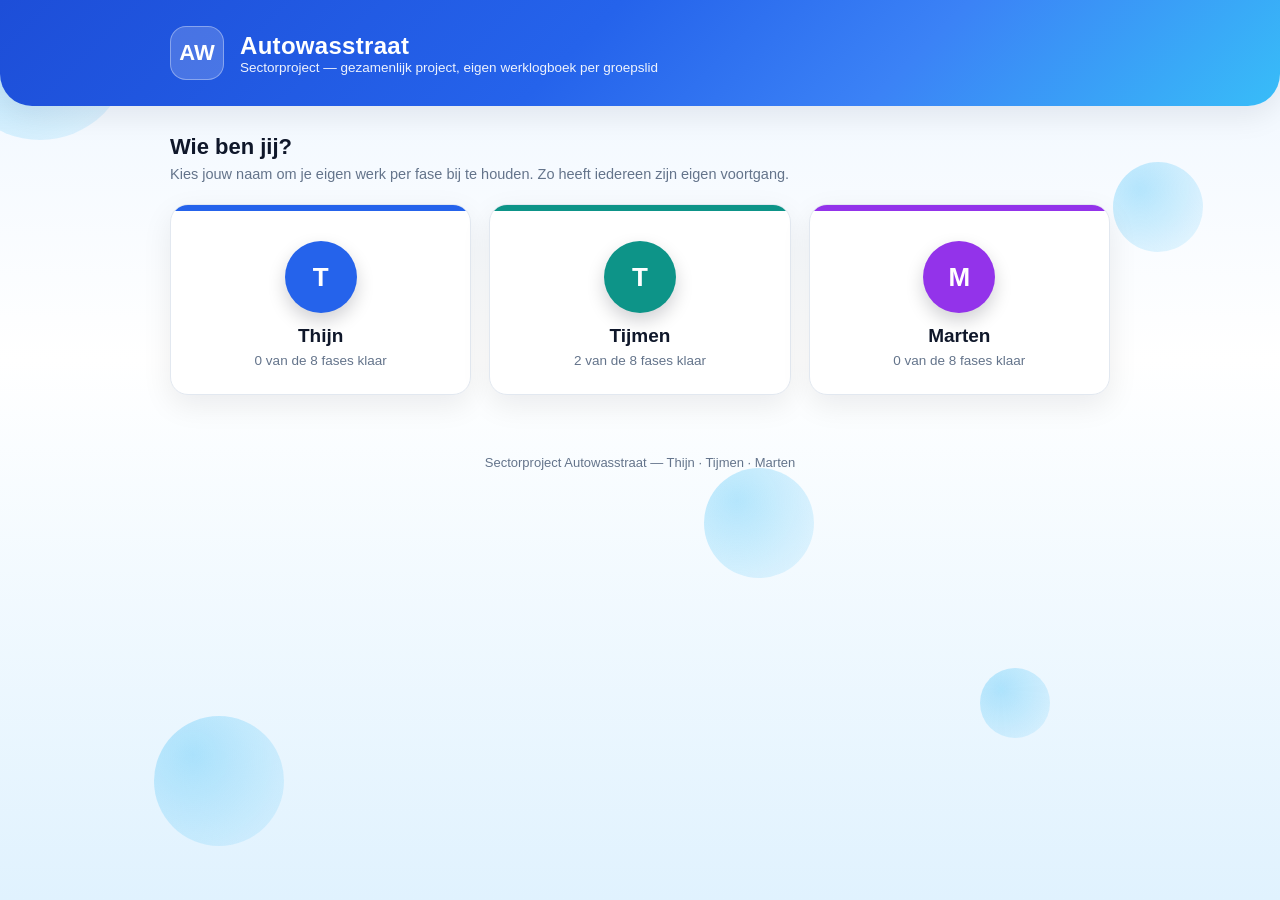
<file: index.html>
<!DOCTYPE html>
<html lang="nl">
<head>
<meta charset="UTF-8">
<meta name="viewport" content="width=device-width, initial-scale=1">
<meta name="theme-color" content="#1d4ed8">
<title>Autowasstraat — Sectorproject</title>
<link rel="stylesheet" href="styles.css">
</head>
<body>

<div class="bubbles" aria-hidden="true">
  <div class="bubble b1"></div><div class="bubble b2"></div><div class="bubble b3"></div><div class="bubble b4"></div><div class="bubble b5"></div>
</div>

<header class="app-header">
  <div class="header-in wrap">
    <div class="brand-logo">AW</div>
    <div class="brand">
      <h1>Autowasstraat</h1>
      <p>Sectorproject — gezamenlijk project, eigen werklogboek per groepslid</p>
    </div>
  </div>
</header>

<main>
  <!-- 1. persoonskeuze -->
  <section id="selView" class="wrap">
    <h2 class="section-title">Wie ben jij?</h2>
    <p class="section-sub">Kies jouw naam om je eigen werk per fase bij te houden. Zo heeft iedereen zijn eigen voortgang.</p>
    <div class="person-grid" id="selGrid"></div>
  </section>

  <!-- 2. dashboard -->
  <section id="dashView" class="wrap" hidden>
    <button class="back-link" data-action="switch">&#8592; Wissel van persoon</button>
    <div class="dash-head">
      <div class="avatar avatar-lg" id="dashAvatar"></div>
      <div>
        <h2 id="dashNaam"></h2>
        <span class="chip c-ok" id="dashChip" hidden>Gepubliceerd</span>
      </div>
    </div>
    <p class="meta-row" id="dashMeta"></p>

    <div class="actions-row">
      <button class="btn btn-primary" data-action="publish">Publiceren</button>
      <button class="btn btn-soft" data-action="import">Importeer bestand</button>
      <button class="btn btn-ghost" data-action="reset-local">Verwijder lokale wijzigingen</button>
      <button class="btn btn-ghost" data-action="help">Hoe werkt dit?</button>
    </div>

    <div class="progress-block">
      <div class="progress-top">
        <strong id="progLabel"></strong>
        <span id="progPct"></span>
      </div>
      <div class="bar"><div class="fill" id="progFill"></div></div>
    </div>

    <div class="group-card">
      <h4>Voortgang van de groep</h4>
      <div id="groupRows"></div>
    </div>

    <h2 class="section-title">De 8 fases</h2>
    <p class="section-sub">Open een fase en zet daarin wat je hebt gedaan, met foto('s) en pdf('s).</p>
    <div class="phase-grid" id="phaseGrid"></div>
  </section>

  <!-- 3. fase detail -->
  <section id="phaseView" class="wrap" hidden>
    <button class="back-link" data-action="back-dash">&#8592; Terug naar overzicht</button>
    <div class="phase-head">
      <span class="phase-num" id="pvNum"></span>
      <h2 id="pvNaam"></h2>
    </div>
    <p class="phase-desc" id="pvDesc"></p>
    <div class="status-tabs" id="statusTabs"></div>
    <div class="entries" id="entriesBox"></div>
    <form class="add-card" id="entryForm">
      <h4 id="formTitle">Nieuwe inzending</h4>
      <div class="field">
        <label for="inpDatum">Datum</label>
        <input type="date" id="inpDatum">
      </div>
      <div class="field">
        <label for="inpTekst">Wat heb je gedaan?</label>
        <textarea id="inpTekst" rows="3" placeholder="Beschrijf hier jouw werk binnen deze fase..." required></textarea>
      </div>
      <div class="field">
        <div class="file-row">
          <label class="file-btn">Foto('s) toevoegen (optioneel)
            <input type="file" id="inpFoto" accept="image/*" multiple hidden>
          </label>
          <label class="file-btn">PDF('s) toevoegen (optioneel)
            <input type="file" id="inpPdf" accept=".pdf,application/pdf" multiple hidden>
          </label>
        </div>
        <div class="pending-thumbs" id="pendingBox"></div>
        <p class="form-hint">Foto's worden automatisch verkleind. Een PDF mag maximaal 2&nbsp;MB groot zijn.</p>
      </div>
      <div class="form-actions">
        <button type="submit" class="btn btn-primary btn-lg" id="formSubmit">Inzending opslaan</button>
        <button type="button" class="btn btn-ghost" data-action="cancel-edit" hidden id="btnCancelEdit">Annuleren</button>
      </div>
      <p class="form-hint" id="savingHint"></p>
    </form>
  </section>
</main>

<footer>Sectorproject Autowasstraat — Thijn · Tijmen · Marten</footer>

<!-- help modal -->
<div class="overlay" id="helpModal" hidden>
  <div class="modal">
    <h3>Hoe werkt deze site?</h3>
    <div class="hint">
      De site is gehost op GitHub Pages. Alles wat je invult, sla je op als een
      <strong>JSON-bestand per persoon</strong> in de repo. Zo ziet iedereen elkaars voortgang.
    </div>
    <ol>
      <li><strong>Kies je naam</strong> en open een fase.</li>
      <li><strong>Schrijf wat je hebt gedaan</strong> en voeg eventueel foto's en/of pdf's toe (een pdf mag maximaal 2&nbsp;MB zijn). Kan een andere laptop zijn: je werk wordt hier automatisch lokaal bewaard.</li>
      <li>Klaar? Klik <strong>"Publiceren"</strong>. Er wordt een bestand gedownload, bijvoorbeeld <code>thijn.json</code>.</li>
      <li>Ga naar de GitHub-repo en vervang daarmee <code>data/thijn.json</code> (of tijmen/marten).</li>
      <li>Iedereen die de site opent, ziet nu jouw gepubliceerde voortgang.</li>
    </ol>
    <div class="hint">
      Ben je op een andere computer? Klik <strong>"Importeer bestand"</strong> en kies jouw
      gecommitte JSON om verder te werken.
    </div>
    <div class="modal-actions">
      <button class="btn btn-primary" data-action="close-help">Begrepen</button>
    </div>
  </div>
</div>

<!-- lightbox -->
<div class="lightbox" id="lightbox" hidden>
  <img id="lightboxImg" alt="Foto vergroot">
</div>

<input type="file" id="importFile" accept=".json,application/json" hidden>

<script>
(function () {
  'use strict';

  var PERSONEN = [
    { naam: 'Thijn', kleur: '#2563eb' },
    { naam: 'Tijmen', kleur: '#0d9488' },
    { naam: 'Marten', kleur: '#9333ea' }
  ];

  var FASE_META = [
    { id: 1, naam: 'Oriëntatie &amp; Onderzoek', beschr: 'Onderzoek naar autowasstraten, eisen en verwachtingen. Wat moet het worden en voor wie?' },
    { id: 2, naam: 'Plan van Aanpak', beschr: 'Het projectplan: doel, aanpak, planning, taken en rollen van het groepje.' },
    { id: 3, naam: 'Ontwerp', beschr: 'Schetsen en tekeningen: hoe komt de autowasstraat eruit te zien?' },
    { id: 4, naam: 'Prototype', beschr: 'Een eerste werkend prototype of model van de autowasstraat.' },
    { id: 5, naam: 'Realisatie &amp; Bouw', beschr: 'Daadwerkelijk bouwen: materialen, techniek en samenstellen.' },
    { id: 6, naam: 'Testen &amp; Verbeteren', beschr: 'Testen van het prototype en verbeterpunten verwerken.' },
    { id: 7, naam: 'Presentatie', beschr: 'Het project presenteren aan klasgenoten en begeleiders.' },
    { id: 8, naam: 'Evaluatie &amp; Oplevering', beschr: 'Evaluatie van het proces en het eindresultaat. Wat ging goed en wat kan beter?' }
  ];

  var STATUS_LABEL = { 'niet-begonnen': 'Niet begonnen', bezig: 'Bezig', klaar: 'Klaar' };
  var STATUS_COLOR = { 'niet-begonnen': '#94a3b8', bezig: '#f59e0b', klaar: '#10b981' };
  var CHIP_CLASS = { 'niet-begonnen': 'c-gray', bezig: 'c-amber', klaar: 'c-green' };
  var LS_KEY = 'autowasstraat_local_v1';

  /* ---------- helpers ---------- */
  function esc(s) {
    return String(s == null ? '' : s).replace(/[&<>"']/g, function (c) {
      return { '&': '&amp;', '<': '&lt;', '>': '&gt;', '"': '&quot;', "'": '&#39;' }[c];
    });
  }
  function kleurVoor(naam) {
    for (var i = 0; i < PERSONEN.length; i++) if (PERSONEN[i].naam === naam) return PERSONEN[i].kleur;
    return '#2563eb';
  }
  function filenaam(naam) { return naam.toLowerCase(); }
  function todayStr() {
    var d = new Date();
    var mm = String(d.getMonth() + 1).padStart(2, '0');
    var dd = String(d.getDate()).padStart(2, '0');
    return d.getFullYear() + '-' + mm + '-' + dd;
  }
  function fmtD(s) {
    if (!s) return 'Geen datum';
    var parts = String(s).split('-');
    if (parts.length === 3) return parts[2] + '-' + parts[1] + '-' + parts[0];
    return s;
  }
  function countText(n) { return n === 1 ? '1 inzending' : n + ' inzendingen'; }
  function countFoto(n) { return n === 1 ? '1 foto' : n + " foto's"; }
  function countPdf(n) { return n === 1 ? '1 pdf' : n + " pdf's"; }

  function safePdfNaam(naam) {
    var n = String(naam || '').split(/[\\/]/).pop().trim();
    if (!n) n = 'document.pdf';
    if (!/\.pdf$/i.test(n)) n += '.pdf';
    return n;
  }
  function isPdfData(s) { return typeof s === 'string' && s.indexOf('data:application/pdf') === 0; }
  function pdfsVan(e) { return Array.isArray(e.pdfs) ? e.pdfs : []; }

  function emptyPersoon(naam) {
    return {
      naam: naam,
      kleur: kleurVoor(naam),
      fases: FASE_META.map(function (f) {
        return { id: f.id, naam: f.naam.replace(/&amp;/g, '&'), status: 'niet-begonnen', entries: [] };
      })
    };
  }

  function normalize(j) {
    var map = {};
    (j.fases || []).forEach(function (f) { map[f.id] = f; });
    return {
      naam: j.naam,
      kleur: j.kleur || kleurVoor(j.naam),
      fases: FASE_META.map(function (f) {
        var e = map[f.id] || {};
        var status = ['niet-begonnen', 'bezig', 'klaar'].indexOf(e.status) !== -1 ? e.status : 'niet-begonnen';
        var entries = Array.isArray(e.entries) ? e.entries.map(function (en) {
          return {
            datum: en.datum || '',
            tekst: en.tekst || '',
            fotos: Array.isArray(en.fotos) ? en.fotos.filter(function (x) {
              return typeof x === 'string' && x.indexOf('data:image/') === 0;
            }) : [],
            pdfs: Array.isArray(en.pdfs) ? en.pdfs.filter(function (x) {
              return x && typeof x === 'object' && isPdfData(x.data);
            }).map(function (x) { return { naam: safePdfNaam(x.naam), data: x.data }; }) : []
          };
        }) : [];
        return { id: f.id, naam: f.naam.replace(/&amp;/g, '&'), status: status, entries: entries };
      })
    };
  }

  /* ---------- state ---------- */
  var repoData = {};
  var localData = {};
  var currentNaam = null;
  var phaseId = null;

  var formDatum = todayStr();
  var formTekst = '';
  var pendingPhotos = [];
  var pendingPdfs = [];
  var editingIdx = null;

  function persoonVoor(naam) {
    if (localData[naam]) return localData[naam];
    return repoData[naam] || emptyPersoon(naam);
  }
  function hasLocal(naam) { return !!localData[naam]; }

  function loadLocal() {
    try {
      var raw = localStorage.getItem(LS_KEY);
      localData = raw ? JSON.parse(raw) : {};
      if (!localData || typeof localData !== 'object') localData = {};
      Object.keys(localData).forEach(function (k) {
        var bekend = PERSONEN.some(function (pp) { return pp.naam === k; });
        if (bekend && localData[k] && typeof localData[k] === 'object') localData[k] = normalize(localData[k]);
        else delete localData[k];
      });
    } catch (e) { localData = {}; }
  }
  function saveLocal() {
    try {
      localStorage.setItem(LS_KEY, JSON.stringify(localData));
    } catch (e) {
      alert('Opslaan in deze browser lukt niet (de opslag zit waarschijnlijk vol). Verwijder een paar foto\'s of pdf\'s en probeer opnieuw.');
    }
  }
  function persist() {
    localData[currentNaam] = clonePersoon(persoonVoor(currentNaam));
    saveLocal();
  }
  function clonePersoon(p) {
    return JSON.parse(JSON.stringify(p));
  }

  function faseVan(p, id) {
    for (var i = 0; i < p.fases.length; i++) if (p.fases[i].id === id) return p.fases[i];
    return null;
  }
  function countKlaar(p) {
    var n = 0;
    p.fases.forEach(function (f) { if (f.status === 'klaar') n++; });
    return n;
  }

  /* ---------- laden ---------- */
  function loadAll() {
    PERSONEN.forEach(function (p) { repoData[p.naam] = emptyPersoon(p.naam); });
    return Promise.all(PERSONEN.map(function (p) {
      return fetch('data/' + filenaam(p.naam) + '.json', { cache: 'no-store' })
        .then(function (r) { if (!r.ok) throw new Error('niet gevonden'); return r.json(); })
        .then(function (j) { repoData[p.naam] = normalize(j); })
        .catch(function () { /* gebruik de lege startdata */ });
    }));
  }

  /* ---------- render ---------- */
  function showView(id) {
    document.getElementById('selView').hidden = id !== 'sel';
    document.getElementById('dashView').hidden = id !== 'dash';
    document.getElementById('phaseView').hidden = id !== 'phase';
  }

  function initials(naam) { return naam.charAt(0).toUpperCase(); }

  function renderSelect() {
    phaseId = null;
    currentNaam = null;
    showView('sel');
    document.getElementById('selGrid').innerHTML = PERSONEN.map(function (p) {
      var data = persoonVoor(p.naam);
      var klaar = countKlaar(data);
      return '<div class="person-card" data-action="sel-person" data-naam="' + esc(p.naam) +
        '" style="--c:' + esc(p.kleur) + '">' +
        '<div class="avatar" style="background:' + esc(p.kleur) + '">' + initials(p.naam) + '</div>' +
        '<h3>' + esc(p.naam) + '</h3>' +
        '<p class="p-hint">' + klaar + ' van de 8 fases klaar</p>' +
        '</div>';
    }).join('');
  }

  function renderDashboard() {
    showView('dash');
    var p = persoonVoor(currentNaam);
    phaseId = null;

    document.getElementById('dashAvatar').style.background = p.kleur;
    document.getElementById('dashAvatar').textContent = initials(p.naam);
    document.getElementById('dashNaam').textContent = p.naam;

    var chip = document.getElementById('dashChip');
    if (hasLocal(currentNaam)) {
      chip.className = 'chip c-warn';
      chip.textContent = 'Lokaal bewerkt — nog publiceren';
      chip.hidden = false;
    } else {
      chip.className = 'chip c-ok';
      chip.textContent = 'Gepubliceerd';
      chip.hidden = typeof repoData[currentNaam] === 'undefined';
    }

    var nEntries = 0, nFoto = 0, nPdf = 0;
    p.fases.forEach(function (f) {
      nEntries += f.entries.length;
      f.entries.forEach(function (e) { nFoto += e.fotos.length; nPdf += pdfsVan(e).length; });
    });
    document.getElementById('dashMeta').innerHTML = 'Je hebt <strong>' + nEntries + '</strong> ' +
      (nEntries === 1 ? 'inzending' : 'inzendingen') + ' met in totaal <strong>' + nFoto + '</strong> ' +
      (nFoto === 1 ? 'foto' : 'foto\'s') + (nPdf ? ' en <strong>' + nPdf + '</strong> ' + countPdf(nPdf) : '') + ' geplaatst.';

    var klaar = countKlaar(p);
    var pct = Math.round((klaar / 8) * 100);
    document.getElementById('progLabel').textContent = 'Jouw voortgang';
    document.getElementById('progPct').textContent = klaar + ' / 8 fases klaar (' + pct + '%)';
    document.getElementById('progFill').style.width = pct + '%';

    document.getElementById('groupRows').innerHTML = PERSONEN.map(function (pp) {
      var d = persoonVoor(pp.naam);
      var k = countKlaar(d);
      var pc = Math.round((k / 8) * 100);
      return '<div class="grow">' +
        '<div class="avatar" style="background:' + esc(pp.kleur) + '">' + initials(pp.naam) + '</div>' +
        '<span class="g-name">' + esc(pp.naam) + '</span>' +
        '<div class="bar"><div class="fill" style="width:' + pc + '%;background:linear-gradient(90deg,' + esc(pp.kleur) + ',' + esc(pp.kleur) + 'cc)"></div></div>' +
        '<span class="g-pct">' + k + '/8</span>' +
        '</div>';
    }).join('');

    document.getElementById('phaseGrid').innerHTML = p.fases.map(function (f) {
      var nE = f.entries.length;
      var nF = 0, nP = 0;
      f.entries.forEach(function (e) { nF += e.fotos.length; nP += pdfsVan(e).length; });
      var thumbs = [];
      for (var i = 0; i < f.entries.length && thumbs.length < 3; i++) {
        f.entries[i].fotos.forEach(function (src) {
          if (thumbs.length < 3) thumbs.push(src);
        });
      }
      return '<div class="phase-card" style="--c:' + esc(STATUS_COLOR[f.status]) + '">' +
        '<div class="phase-top">' +
        '<span class="phase-num">' + f.id + '</span>' +
        '<span class="chip ' + CHIP_CLASS[f.status] + '">' + esc(STATUS_LABEL[f.status]) + '</span>' +
        '</div>' +
        '<h3>' + esc(f.naam) + '</h3>' +
        '<p>' + esc(beschrVan(f.id)) + '</p>' +
        '<span class="phase-stats">' + countText(nE) + ' &middot; ' + countFoto(nF) + (nP ? ' &middot; ' + countPdf(nP) : '') + '</span>' +
        (thumbs.length ? '<div class="phase-thumbs">' + thumbs.map(function (s) {
          return '<img src="' + s + '" alt="Foto bij ' + esc(f.naam) + '">';
        }).join('') + '</div>' : '') +
        '<button class="btn btn-soft" data-action="open-phase" data-id="' + f.id + '">Bekijk &amp; vullen</button>' +
        '</div>';
    }).join('');
  }

  function beschrVan(id) {
    for (var i = 0; i < FASE_META.length; i++) if (FASE_META[i].id === id) return FASE_META[i].beschr;
    return '';
  }

  function renderPhase() {
    showView('phase');
    var p = persoonVoor(currentNaam);
    var f = faseVan(p, phaseId);

    document.getElementById('pvNum').textContent = f.id;
    document.getElementById('pvNaam').textContent = f.naam;
    document.getElementById('pvDesc').textContent = beschrVan(f.id);

    document.getElementById('statusTabs').innerHTML = ['niet-begonnen', 'bezig', 'klaar'].map(function (s) {
      return '<button data-action="status" data-val="' + s + '" class="' + (f.status === s ? 'on' : '') + '">' +
        STATUS_LABEL[s] + '</button>';
    }).join('');

    var box = document.getElementById('entriesBox');
    if (!f.entries.length) {
      box.innerHTML = '<div class="empty-note">Nog geen werk geplaatst in deze fase. Voeg hieronder je eerste inzending toe.</div>';
    } else {
      box.innerHTML = f.entries.map(function (e, i) {
        var fotos = e.fotos.length ? '<div class="photo-grid">' + e.fotos.map(function (src) {
          return '<figure class="photo"><img src="' + src + '" alt="Foto bij inzending" data-action="show-photo" data-src="' + src + '"><figcaption>Foto</figcaption></figure>';
        }).join('') + '</div>' : '';
        var entrPdfs = pdfsVan(e);
        var pdfs = entrPdfs.length ? '<div class="pdf-list">' + entrPdfs.map(function (d, di) {
          return '<div class="pdf-card">' +
            '<span class="pdf-ico">PDF</span>' +
            '<span class="pdf-info"><span class="pdf-naam" title="' + esc(d.naam) + '">' + esc(d.naam) + '</span>' +
            '<span class="pdf-sub">' + pdfSize(d.data) + '</span></span>' +
            '<span class="pdf-acties">' +
            '<button class="btn btn-soft btn-sm" data-action="open-pdf" data-idx="' + i + '" data-pdf="' + di + '">Openen</button>' +
            '<button class="btn btn-ghost btn-sm" data-action="dl-pdf" data-idx="' + i + '" data-pdf="' + di + '">Downloaden</button>' +
            '</span></div>';
        }).join('') + '</div>' : '';
        return '<div class="entry">' +
          '<div class="entry-meta">' +
          '<span class="entry-date">' + esc(fmtD(e.datum)) + '</span>' +
          '<span class="entry-actions">' +
          '<button class="btn btn-ghost btn-sm" data-action="edit-entry" data-idx="' + i + '">Bewerken</button>' +
          '<button class="btn btn-danger btn-sm" data-action="del-entry" data-idx="' + i + '">Verwijderen</button>' +
          '</span></div>' +
          '<p class="entry-text">' + esc(e.tekst) + '</p>' +
          fotos +
          pdfs +
          '</div>';
      }).join('');
    }

    var form = document.getElementById('entryForm');
    document.getElementById('formTitle').textContent = editingIdx === null ? 'Nieuwe inzending' : 'Inzending bewerken';
    document.getElementById('formSubmit').textContent = editingIdx === null ? 'Inzending opslaan' : 'Wijzigingen opslaan';
    document.getElementById('btnCancelEdit').hidden = editingIdx === null;
    document.getElementById('inpDatum').value = formDatum;
    document.getElementById('inpTekst').value = formTekst;
    renderPending();
  }

  function renderPending() {
    var html = pendingPhotos.map(function (src, i) {
      return '<div class="pending"><img src="' + src + '" alt="Voorbeeld foto">' +
        '<button type="button" data-action="del-pending" data-tipe="foto" data-idx="' + i + '" title="Verwijder foto">&times;</button></div>';
    }).join('');
    html += pendingPdfs.map(function (d, i) {
      return '<div class="pending-pdf">' +
        '<span class="pdf-ico">PDF</span>' +
        '<span class="pdf-naam" title="' + esc(d.naam) + '">' + esc(d.naam) + '</span>' +
        '<button type="button" data-action="del-pending" data-tipe="pdf" data-idx="' + i + '" title="Verwijder pdf">&times;</button></div>';
    }).join('');
    document.getElementById('pendingBox').innerHTML = html;
  }

  /* ---------- foto's ---------- */
  function resizeImage(file) {
    return new Promise(function (resolve, reject) {
      var reader = new FileReader();
      reader.onload = function (e) {
        var img = new Image();
        img.onload = function () {
          var maxW = 900;
          var scale = Math.min(1, maxW / img.width);
          var canvas = document.createElement('canvas');
          canvas.width = Math.round(img.width * scale);
          canvas.height = Math.round(img.height * scale);
          var ctx = canvas.getContext('2d');
          ctx.drawImage(img, 0, 0, canvas.width, canvas.height);
          resolve(canvas.toDataURL('image/jpeg', 0.78));
        };
        img.onerror = reject;
        img.src = e.target.result;
      };
      reader.onerror = reject;
      reader.readAsDataURL(file);
    });
  }

  /* ---------- pdf's ---------- */
  var PDF_MAX = 2 * 1024 * 1024;

  function bufNaarBase64(buf) {
    var bin = '';
    var CHUNK = 0x8000;
    for (var i = 0; i < buf.length; i += CHUNK) {
      bin += String.fromCharCode.apply(null, buf.subarray(i, i + CHUNK));
    }
    return btoa(bin);
  }

  function leesPdf(file) {
    return new Promise(function (resolve, reject) {
      var lijktPdf = file.type === 'application/pdf' || /\.pdf$/i.test(file.name || '');
      if (!lijktPdf) { reject(new Error('Alleen PDF-bestanden zijn toegestaan.')); return; }
      if (file.size > PDF_MAX) { reject(new Error('"' + file.name + '" is groter dan 2 MB.')); return; }
      var reader = new FileReader();
      reader.onload = function (ev) {
        var buf = new Uint8Array(ev.target.result);
        var isPdf = buf.length > 4 && buf[0] === 0x25 && buf[1] === 0x50 && buf[2] === 0x44 && buf[3] === 0x46;
        if (!isPdf) { reject(new Error('"' + file.name + '" is geen geldig PDF-bestand.')); return; }
        resolve({ naam: safePdfNaam(file.name), data: 'data:application/pdf;base64,' + bufNaarBase64(buf) });
      };
      reader.onerror = function () { reject(new Error('Kan "' + file.name + '" niet lezen.')); };
      reader.readAsArrayBuffer(file);
    });
  }

  function pdfSize(dataUrl) {
    var i = String(dataUrl).indexOf('base64,');
    if (i === -1) return 'Pdf';
    var bytes = Math.floor((String(dataUrl).length - i - 7) * 0.75);
    if (bytes < 1024) return bytes + ' B';
    if (bytes < 1024 * 1024) return Math.round(bytes / 1024) + ' KB';
    return (bytes / (1024 * 1024)).toFixed(1) + ' MB';
  }

  function pdfBlob(d) {
    var bin = atob(d.data.slice(d.data.indexOf('base64,') + 7));
    var arr = new Uint8Array(bin.length);
    for (var i = 0; i < bin.length; i++) arr[i] = bin.charCodeAt(i);
    return new Blob([arr], { type: 'application/pdf' });
  }

  function vindPdf(dataset) {
    var f = faseVan(persoonVoor(currentNaam), phaseId);
    var e = f && f.entries[parseInt(dataset.idx, 10)];
    return e ? pdfsVan(e)[parseInt(dataset.pdf, 10)] : null;
  }

  /* ---------- acties ---------- */
  function doAction(action, dataset) {
    if (action === 'sel-person') {
      currentNaam = dataset.naam;
      renderDashboard();
    } else if (action === 'switch') {
      renderSelect();
    } else if (action === 'open-phase') {
      phaseId = parseInt(dataset.id, 10);
      resetForm();
      renderPhase();
    } else if (action === 'back-dash') {
      renderDashboard();
    } else if (action === 'status') {
      var f = faseVan(persoonVoor(currentNaam), phaseId);
      f.status = dataset.val;
      persist();
      renderPhase();
    } else if (action === 'edit-entry') {
      var f2 = faseVan(persoonVoor(currentNaam), phaseId);
      var e = f2.entries[parseInt(dataset.idx, 10)];
      editingIdx = parseInt(dataset.idx, 10);
      formDatum = e.datum || todayStr();
      formTekst = e.tekst;
      pendingPhotos = e.fotos.slice();
      pendingPdfs = pdfsVan(e).slice();
      renderPhase();
      document.getElementById('entryForm').scrollIntoView({ behavior: 'smooth', block: 'center' });
    } else if (action === 'del-entry') {
      var f3 = faseVan(persoonVoor(currentNaam), phaseId);
      if (confirm('Deze inzending verwijderen?')) {
        f3.entries.splice(parseInt(dataset.idx, 10), 1);
        persist();
        renderPhase();
      }
    } else if (action === 'del-pending') {
      var lijst = dataset.tipe === 'pdf' ? pendingPdfs : pendingPhotos;
      lijst.splice(parseInt(dataset.idx, 10), 1);
      renderPending();
    } else if (action === 'open-pdf') {
      var d1 = vindPdf(dataset);
      if (d1) {
        var url1 = URL.createObjectURL(pdfBlob(d1));
        window.open(url1, '_blank');
        setTimeout(function () { URL.revokeObjectURL(url1); }, 60000);
      }
    } else if (action === 'dl-pdf') {
      var d2 = vindPdf(dataset);
      if (d2) {
        var url2 = URL.createObjectURL(pdfBlob(d2));
        var a2 = document.createElement('a');
        a2.href = url2;
        a2.download = d2.naam;
        document.body.appendChild(a2);
        a2.click();
        document.body.removeChild(a2);
        setTimeout(function () { URL.revokeObjectURL(url2); }, 1000);
      }
    } else if (action === 'publish') {
      var data = JSON.stringify(persoonVoor(currentNaam), null, 2);
      var blob = new Blob([data], { type: 'application/json' });
      var a = document.createElement('a');
      a.href = URL.createObjectURL(blob);
      a.download = filenaam(currentNaam) + '.json';
      document.body.appendChild(a);
      a.click();
      document.body.removeChild(a);
      URL.revokeObjectURL(a.href);
    } else if (action === 'import') {
      document.getElementById('importFile').click();
    } else if (action === 'reset-local') {
      if (confirm('Alle lokale wijzigingen van ' + currentNaam + ' verwijderen? Daarna wordt de gepubliceerde versie uit de repo geladen.')) {
        delete localData[currentNaam];
        saveLocal();
        renderDashboard();
      }
    } else if (action === 'cancel-edit') {
      resetForm();
      renderPhase();
    } else if (action === 'help') {
      document.getElementById('helpModal').hidden = false;
    } else if (action === 'close-help') {
      document.getElementById('helpModal').hidden = true;
    } else if (action === 'show-photo') {
      document.getElementById('lightboxImg').src = dataset.src;
      document.getElementById('lightbox').hidden = false;
    }
  }

  function resetForm() {
    editingIdx = null;
    formDatum = todayStr();
    formTekst = '';
    pendingPhotos = [];
    pendingPdfs = [];
  }

  function submitEntry(e) {
    e.preventDefault();
    var tekst = document.getElementById('inpTekst').value.trim();
    if (!tekst) { alert('Vul eerst in wat je hebt gedaan.'); return; }
    var p = persoonVoor(currentNaam);
    var f = faseVan(p, phaseId);
    var entry = { datum: formDatum, tekst: tekst, fotos: pendingPhotos.slice(), pdfs: pendingPdfs.slice() };
    if (editingIdx !== null) {
      f.entries[editingIdx] = entry;
    } else {
      f.entries.unshift(entry);
    }
    persist();
    resetForm();
    renderPhase();
  }

  /* ---------- events ---------- */
  document.addEventListener('click', function (ev) {
    var t = ev.target.closest('[data-action]');
    if (!t) return;
    doAction(t.getAttribute('data-action'), t.dataset);
  });

  document.getElementById('entryForm').addEventListener('submit', submitEntry);

  document.getElementById('inpDatum').addEventListener('input', function () { formDatum = this.value; });
  document.getElementById('inpTekst').addEventListener('input', function () { formTekst = this.value; });

  document.getElementById('inpFoto').addEventListener('change', function () {
    var files = Array.prototype.slice.call(this.files);
    this.value = '';
    var hint = document.getElementById('savingHint');
    if (!files.length) return;
    hint.textContent = 'Foto\'s worden verkleind en klaargezet...';
    var proms = files.map(function (file) { return resizeImage(file); });
    Promise.all(proms.map(function (p) { return p.catch(function () { return null; }); })).then(function (results) {
      var fout = 0;
      results.forEach(function (src) { if (src) pendingPhotos.push(src); else fout++; });
      hint.textContent = fout ? fout + ' van de ' + files.length + ' foto\'s kon niet worden verwerkt en is overgeslagen.' : '';
      renderPending();
    });
  });

  document.getElementById('inpPdf').addEventListener('change', function () {
    var files = Array.prototype.slice.call(this.files);
    this.value = '';
    var hint = document.getElementById('savingHint');
    if (!files.length) return;
    hint.textContent = 'Pdf\'s worden gecontroleerd en klaargezet...';
    Promise.all(files.map(function (file) {
      return leesPdf(file).then(function (d) { pendingPdfs.push(d); return null; }, function (err) { return err; });
    })).then(function (fouten) {
      var fout = fouten.filter(Boolean);
      hint.textContent = fout.length ? fout[0].message + (fout.length > 1 ? ' (' + fout.length + ' bestanden overgeslagen)' : '') : '';
      renderPending();
    });
  });

  document.getElementById('importFile').addEventListener('change', function () {
    var file = this.files[0];
    this.value = '';
    if (!file) return;
    var reader = new FileReader();
    reader.onload = function (ev) {
      try {
        var j = JSON.parse(ev.target.result);
        var match = null;
        PERSONEN.forEach(function (p) { if (p.naam === (j.naam || '')) match = p.naam; });
        if (!match) { alert('Dit bestand hoort niet bij een geldige persoon (naam niet gevonden).'); return; }
        localData[match] = normalize(j);
        saveLocal();
        currentNaam = match;
        resetForm();
        renderDashboard();
        alert('Werk van ' + match + ' geïmporteerd en lokaal opgeslagen. Vergeet niet te publiceren zodra je klaar bent.');
      } catch (err) {
        alert('Kan dit bestand niet lezen. Is het wel een geldig JSON-bestand van deze site?');
      }
    };
    reader.readAsText(file);
  });

  document.getElementById('lightbox').addEventListener('click', function () {
    this.hidden = true;
    document.getElementById('lightboxImg').src = '';
  });

  /* ---------- init ---------- */
  loadLocal();
  loadAll().then(function () {
    renderSelect();
  });
})();
</script>
</body>
</html>
</file>
<file: styles.css>
:root{
    --ink:#0f172a;
    --muted:#64748b;
    --line:#e2e8f0;
    --blue:#2563eb;
    --blue-dark:#1e40af;
    --sky:#38bdf8;
    --card:#ffffff;
    --bg1:#eef6ff;
    --bg2:#e0f2fe;
    --shadow:0 10px 30px rgba(2,6,23,.08);
    --radius:18px;
  }
  *{box-sizing:border-box;margin:0;padding:0}
  html{scroll-behavior:smooth}
  body{
    font-family:-apple-system,BlinkMacSystemFont,"Segoe UI",Roboto,Helvetica,Arial,sans-serif;
    color:var(--ink);
    background:linear-gradient(180deg,var(--bg1) 0%,#fff 40%,var(--bg2) 100%);
    min-height:100vh;
  }
  .wrap{max-width:980px;margin:0 auto;padding:0 20px}
  [hidden]{display:none!important}

  /* ---------- bubbles achtergrond ---------- */
  .bubbles{position:fixed;inset:0;overflow:hidden;pointer-events:none;z-index:0}
  .bubble{position:absolute;border-radius:50%;background:radial-gradient(circle at 30% 30%,rgba(56,189,248,.35),rgba(56,189,248,.08));animation:float 14s ease-in-out infinite}
  .b1{width:180px;height:180px;top:-40px;left:-50px}
  .b2{width:90px;height:90px;top:18%;right:6%;animation-delay:-4s}
  .b3{width:130px;height:130px;bottom:6%;left:12%;animation-delay:-8s}
  .b4{width:70px;height:70px;bottom:18%;right:18%;animation-delay:-2s}
  .b5{width:110px;height:110px;top:52%;left:55%;animation-delay:-6s}
  @keyframes float{0%,100%{transform:translateY(0)}50%{transform:translateY(-26px)}}

  /* ---------- header ---------- */
  .app-header{position:relative;z-index:1;background:linear-gradient(135deg,#1d4ed8 0%,#2563eb 45%,#3b82f6 70%,#38bdf8 100%);color:#fff;border-radius:0 0 32px 32px;box-shadow:var(--shadow)}
  .header-in{display:flex;align-items:center;gap:16px;padding:26px 20px}
  .brand-logo{width:54px;height:54px;border-radius:16px;background:rgba(255,255,255,.18);border:1px solid rgba(255,255,255,.35);display:flex;align-items:center;justify-content:center;font-weight:800;font-size:22px}
  .brand h1{font-size:24px;letter-spacing:.3px}
  .brand p{font-size:13.5px;opacity:.92}

  /* ---------- knoppen ---------- */
  .btn{
    display:inline-flex;align-items:center;gap:8px;justify-content:center;cursor:pointer;border:none;
    font:inherit;font-weight:600;border-radius:12px;padding:11px 18px;transition:transform .12s ease,box-shadow .12s ease,background .12s ease;text-decoration:none;
  }
  .btn:active{transform:translateY(1px)}
  .btn-primary{background:linear-gradient(135deg,var(--blue),var(--sky));color:#fff;box-shadow:0 8px 20px rgba(37,99,235,.35)}
  .btn-primary:hover{box-shadow:0 10px 24px rgba(37,99,235,.45)}
  .btn-soft{background:#eff6ff;color:var(--blue-dark)}
  .btn-soft:hover{background:#dbeafe}
  .btn-ghost{background:transparent;color:var(--muted);border:1px solid var(--line)}
  .btn-ghost:hover{background:#f8fafc}
  .btn-danger{background:#fee2e2;color:#b91c1c}
  .btn-danger:hover{background:#fecaca}
  .btn-sm{padding:7px 12px;font-size:13px;border-radius:10px}
  .btn-lg{padding:13px 24px;font-size:15px}

  /* ---------- secties / kaarten ---------- */
  main{position:relative;z-index:1;padding:28px 0 60px}
  .card{background:var(--card);border:1px solid var(--line);border-radius:var(--radius);box-shadow:var(--shadow);padding:22px}

  .section-title{font-size:22px;margin-bottom:6px}
  .section-sub{color:var(--muted);font-size:14.5px;margin-bottom:22px}

  /* persoonskeuze */
  .person-grid{display:grid;grid-template-columns:repeat(auto-fit,minmax(230px,1fr));gap:18px;margin-top:6px}
  .person-card{background:var(--card);border:1px solid var(--line);border-radius:var(--radius);box-shadow:var(--shadow);padding:26px 22px;cursor:pointer;text-align:center;transition:transform .15s ease,box-shadow .15s ease;position:relative;overflow:hidden}
  .person-card:hover{transform:translateY(-4px);box-shadow:0 18px 40px rgba(2,6,23,.14)}
  .person-card::before{content:"";position:absolute;inset:0 0 auto 0;height:6px;background:var(--c,#2563eb)}
  .avatar{width:72px;height:72px;border-radius:50%;display:flex;align-items:center;justify-content:center;color:#fff;font-size:26px;font-weight:800;margin:10px auto 12px;background:var(--c,#2563eb);box-shadow:0 8px 18px rgba(2,6,23,.18)}
  .avatar-lg{width:58px;height:58px;font-size:21px;background:var(--c,#2563eb)}
  .person-card h3{font-size:19px}
  .person-card .p-hint{color:var(--muted);font-size:13.5px;margin-top:6px}

  /* dashboard */
  .dash-head{display:flex;align-items:center;gap:16px;flex-wrap:wrap;margin-bottom:8px}
  .dash-head h2{font-size:24px}
  .dash-head .chip{margin-top:4px}
  .meta-row{color:var(--muted);font-size:14.5px;margin-bottom:18px}
  .actions-row{display:flex;flex-wrap:wrap;gap:10px;margin-bottom:22px}
  .progress-block{background:#fff;border:1px solid var(--line);border-radius:var(--radius);box-shadow:var(--shadow);padding:18px 22px;margin-bottom:22px}
  .progress-top{display:flex;justify-content:space-between;align-items:baseline;flex-wrap:wrap;gap:6px;margin-bottom:10px}
  .progress-top strong{font-size:16px}
  .progress-top span{color:var(--muted);font-size:14px}
  .bar{height:14px;background:#e2e8f0;border-radius:99px;overflow:hidden}
  .bar .fill{height:100%;border-radius:99px;background:linear-gradient(90deg,var(--blue),var(--sky));transition:width .5s ease}
  .group-card{background:#fff;border:1px solid var(--line);border-radius:var(--radius);box-shadow:var(--shadow);padding:20px 22px;margin-bottom:22px}
  .group-card h4{font-size:15px;margin-bottom:14px;color:var(--ink)}
  .grow{display:flex;align-items:center;gap:12px;margin-bottom:12px}
  .grow:last-child{margin-bottom:0}
  .grow .avatar{width:38px;height:38px;font-size:15px;margin:0}
  .grow .g-name{width:82px;font-weight:700;font-size:14px}
  .grow .bar{flex:1}
  .grow .g-pct{width:44px;text-align:right;font-size:13px;color:var(--muted);font-variant-numeric:tabular-nums}

  /* fase kaarten */
  .phase-grid{display:grid;grid-template-columns:repeat(auto-fill,minmax(280px,1fr));gap:18px}
  .phase-card{background:var(--card);border:1px solid var(--line);border-radius:var(--radius);box-shadow:var(--shadow);padding:20px;display:flex;flex-direction:column;gap:10px;position:relative;overflow:hidden}
  .phase-card::before{content:"";position:absolute;inset:0 auto 0 0;width:6px;background:var(--c,#94a3b8)}
  .phase-top{display:flex;align-items:center;justify-content:space-between;gap:8px}
  .phase-num{width:34px;height:34px;border-radius:10px;background:#f1f5f9;color:var(--blue-dark);display:flex;align-items:center;justify-content:center;font-weight:800;font-size:15px}
  .phase-card h3{font-size:17px;line-height:1.25}
  .phase-card p{color:var(--muted);font-size:13.5px;line-height:1.5}
  .phase-stats{color:var(--muted);font-size:13px}
  .phase-thumbs{display:flex;gap:6px;flex-wrap:wrap}
  .phase-thumbs img{width:52px;height:52px;object-fit:cover;border-radius:10px;border:1px solid var(--line)}
  .phase-card .btn{margin-top:auto}

  /* chips / badges */
  .chip{display:inline-flex;align-items:center;gap:6px;font-size:12.5px;font-weight:700;padding:5px 11px;border-radius:99px}
  .chip::before{content:"";width:7px;height:7px;border-radius:50%;background:currentColor}
  .c-gray{background:#f1f5f9;color:#64748b}
  .c-amber{background:#fef3c7;color:#92400e}
  .c-green{background:#d1fae5;color:#065f46}
  .c-blue{background:#dbeafe;color:#1e40af}
  .c-ok{background:#d1fae5;color:#065f46}
  .c-warn{background:#fef9c3;color:#854d0e}

  /* fase detail */
  .back-link{background:none;border:none;color:var(--blue-dark);font:inherit;font-weight:600;cursor:pointer;padding:4px 0;margin-bottom:14px;display:inline-flex;align-items:center;gap:6px}
  .back-link:hover{text-decoration:underline}
  .phase-head{display:flex;align-items:center;gap:16px;flex-wrap:wrap;margin-bottom:6px}
  .phase-head .phase-num{width:46px;height:46px;font-size:20px;border-radius:14px}
  .phase-head h2{font-size:23px}
  .phase-desc{color:var(--muted);font-size:14.5px;margin-bottom:14px}
  .status-tabs{display:inline-flex;background:#e2e8f0;border-radius:12px;padding:4px;gap:4px;margin-bottom:20px}
  .status-tabs button{border:none;background:transparent;font:inherit;font-weight:600;font-size:13.5px;padding:8px 15px;border-radius:9px;color:var(--muted);cursor:pointer;transition:background .12s ease,color .12s ease}
  .status-tabs button.on{background:#fff;color:var(--ink);box-shadow:0 2px 6px rgba(2,6,23,.12)}

  .entries{display:flex;flex-direction:column;gap:16px;margin-bottom:22px}
  .entry{background:#fff;border:1px solid var(--line);border-radius:16px;box-shadow:var(--shadow);padding:18px 20px}
  .entry-meta{display:flex;justify-content:space-between;align-items:center;gap:10px;flex-wrap:wrap;margin-bottom:10px}
  .entry-date{font-size:13px;font-weight:700;color:var(--blue-dark);background:#eff6ff;padding:5px 10px;border-radius:8px}
  .entry-actions{display:flex;gap:8px}
  .entry-text{white-space:pre-wrap;font-size:14.5px;line-height:1.6;margin-bottom:12px}
  .photo-grid{display:grid;grid-template-columns:repeat(auto-fill,minmax(140px,1fr));gap:10px}
  .photo{position:relative;border-radius:12px;overflow:hidden;border:1px solid var(--line);background:#f1f5f9}
  .photo img{width:100%;height:130px;object-fit:cover;display:block;cursor:pointer}
  .photo figcaption{font-size:11.5px;color:var(--muted);padding:4px 8px;text-align:center}
  .pdf-list{display:flex;flex-direction:column;gap:8px;margin-top:12px}
  .pdf-card{display:flex;align-items:center;gap:11px;background:#f8fafc;border:1px solid var(--line);border-radius:12px;padding:9px 12px}
  .pdf-ico{flex:0 0 auto;width:32px;height:36px;border-radius:6px;background:#dc2626;color:#fff;font-size:9.5px;font-weight:800;letter-spacing:.4px;display:flex;align-items:center;justify-content:center}
  .pdf-info{min-width:0}
  .pdf-naam{display:block;font-size:13.5px;font-weight:600;overflow:hidden;text-overflow:ellipsis;white-space:nowrap}
  .pdf-sub{display:block;font-size:11.5px;color:var(--muted)}
  .pdf-acties{margin-left:auto;display:flex;gap:6px;flex-shrink:0}
  .empty-note{background:#f8fafc;border:1px dashed #cbd5e1;border-radius:16px;padding:26px;text-align:center;color:var(--muted);font-size:14px}

  .add-card{background:#fff;border:1px solid var(--line);border-radius:16px;box-shadow:var(--shadow);padding:20px 22px}
  .add-card h4{font-size:16px;margin-bottom:14px}
  .field{margin-bottom:14px}
  .field label{display:block;font-size:13px;font-weight:700;margin-bottom:6px;color:#334155}
  .field input[type=text],.field input[type=date],.field textarea{
    width:100%;padding:11px 13px;border:1px solid #cbd5e1;border-radius:11px;font:inherit;font-size:14px;background:#f8fafc;transition:border-color .12s ease,background .12s ease;
  }
  .field input:focus,.field textarea:focus{outline:none;border-color:var(--blue);background:#fff}
  .field textarea{resize:vertical;min-height:90px}
  .file-btn{display:inline-flex;align-items:center;gap:8px;cursor:pointer;font-size:13.5px;font-weight:600;color:var(--blue-dark);background:#eff6ff;border:1px solid #bfdbfe;border-radius:10px;padding:9px 14px}
  .file-btn:hover{background:#dbeafe}
  .file-row{display:flex;gap:10px;flex-wrap:wrap}
  .file-row .file-btn{display:inline-flex;margin-bottom:0}
  .pending-thumbs{display:flex;gap:10px;flex-wrap:wrap;margin-top:12px}
  .pending{position:relative;width:86px;height:86px;border-radius:12px;overflow:hidden;border:1px solid var(--line)}
  .pending img{width:100%;height:100%;object-fit:cover}
  .pending-pdf{position:relative;display:flex;align-items:center;gap:9px;padding:9px 32px 9px 11px;background:#eff6ff;border:1px solid #bfdbfe;border-radius:12px;max-width:100%}
  .pending-pdf .pdf-naam{max-width:200px}
  .pending button,.pending-pdf button{position:absolute;top:4px;right:4px;width:22px;height:22px;border:none;border-radius:50%;background:rgba(15,23,42,.7);color:#fff;font-size:12px;cursor:pointer;display:flex;align-items:center;justify-content:center}
  .pending button:hover,.pending-pdf button:hover{background:#b91c1c}
  .form-actions{display:flex;gap:10px;align-items:center;margin-top:16px}
  .form-hint{font-size:12.5px;color:var(--muted);margin-top:10px}

  /* footer */
  footer{position:relative;z-index:1;color:var(--muted);font-size:13px;text-align:center;padding:0 20px 36px}

  /* modal */
  .overlay{position:fixed;inset:0;background:rgba(2,6,23,.55);z-index:50;display:flex;align-items:center;justify-content:center;padding:20px}
  .modal{background:#fff;border-radius:20px;max-width:600px;width:100%;max-height:86vh;overflow:auto;box-shadow:0 30px 80px rgba(2,6,23,.35);padding:26px}
  .modal h3{font-size:19px;margin-bottom:14px}
  .modal ol{margin:8px 0 14px 20px;display:flex;flex-direction:column;gap:10px;color:#1f2937;font-size:14.5px;line-height:1.55}
  .modal .hint{background:#eff6ff;border-left:4px solid var(--blue);border-radius:10px;padding:12px 14px;font-size:13.5px;color:#334155;margin-bottom:14px}
  .modal-actions{display:flex;justify-content:flex-end}
  .lightbox{position:fixed;inset:0;background:rgba(2,6,23,.85);z-index:60;display:flex;align-items:center;justify-content:center;padding:20px;cursor:zoom-out}
  .lightbox img{max-width:100%;max-height:88vh;border-radius:12px;box-shadow:0 20px 60px rgba(0,0,0,.5)}

  @media (max-width:560px){
    .brand h1{font-size:20px}
    .wrap{padding:0 14px}
    .person-grid{grid-template-columns:1fr}
    .phase-grid{grid-template-columns:1fr}
    .grow .g-name{width:64px}
  }
</file>
